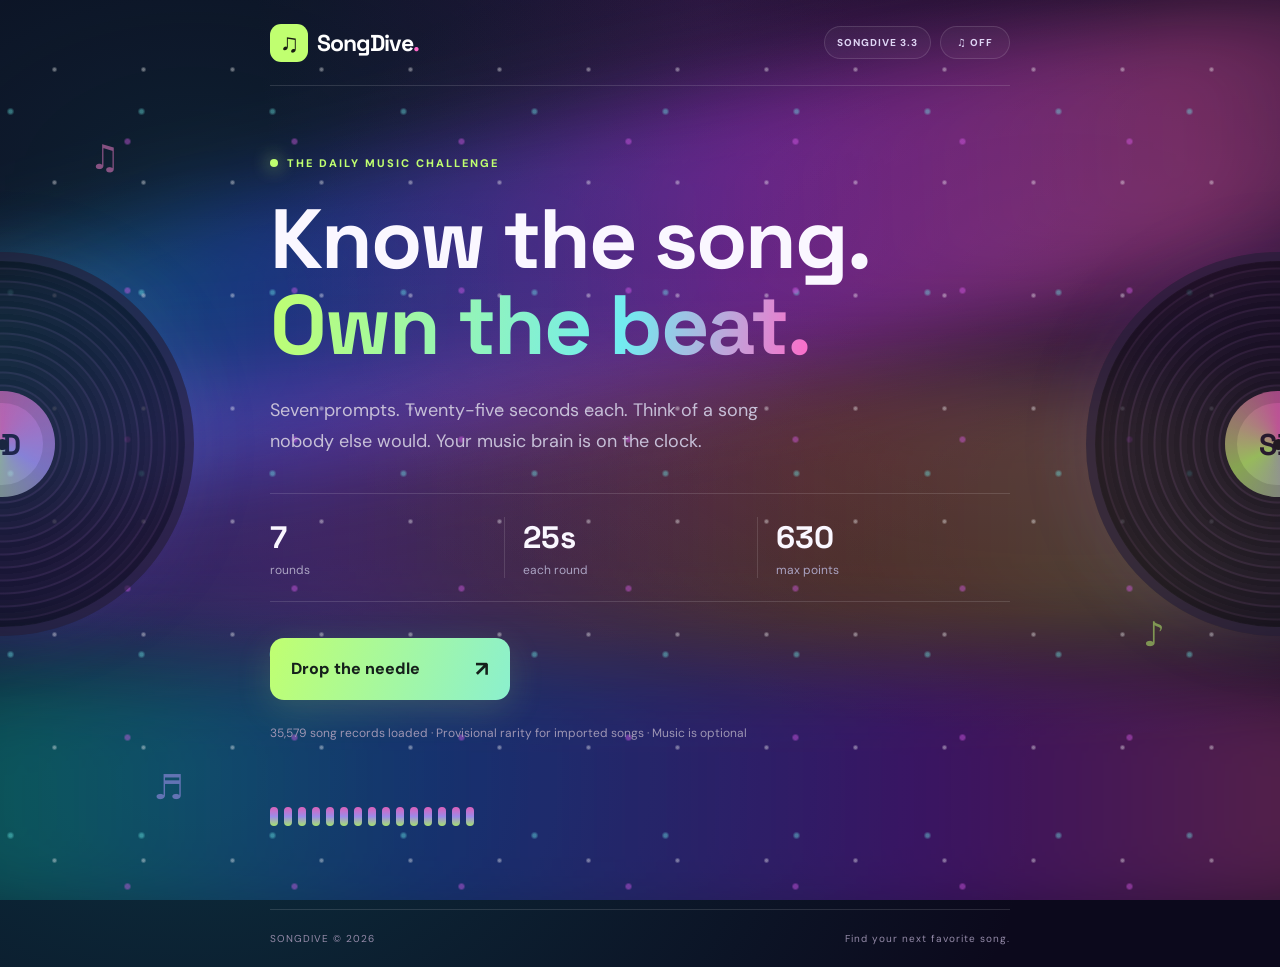
<file: index.html>
<!doctype html>
<html lang="en">
<head>
<meta charset="utf-8"><meta name="viewport" content="width=device-width,initial-scale=1"><meta name="theme-color" content="#0c091c">
<title>SongDive — Daily Seven</title><link rel="stylesheet" href="style.css?v=3.3">
</head>
<body>
<div class="rainbow-atmosphere" aria-hidden="true"><div class="wave wave-one"></div><div class="wave wave-two"></div><div class="wave wave-three"></div><div class="sparkles"></div></div><div class="ambient" aria-hidden="true"><div class="vinyl vinyl-left"><div class="vinyl-label">SD</div><div class="vinyl-fire" aria-hidden="true"></div></div><div class="vinyl vinyl-right"><div class="vinyl-label">SD</div><div class="vinyl-fire" aria-hidden="true"></div></div><span class="floating-note note-one">♫</span><span class="floating-note note-two">♪</span><span class="floating-note note-three">♬</span></div>
<main class="app">
<header class="topbar"><a class="brand" href="#" id="homeLink"><span class="brand-mark">♫</span> SongDive<span class="brand-dot">.</span></a><div class="header-actions"><span class="mode-pill">SONGDIVE 3.3</span><button class="sound-btn" id="soundBtn" type="button" aria-label="Turn background music and sounds on" aria-pressed="false">♫ OFF</button></div></header>
<section class="screen hero" id="intro"><div class="eyebrow"><span class="pulse"></span> THE DAILY MUSIC CHALLENGE</div><h1>Know the song.<br><span>Own the beat.</span></h1><p class="hero-copy">Seven prompts. Twenty-five seconds each. Think of a song nobody else would. Your music brain is on the clock.</p><div class="rules"><div><strong>7</strong><span>rounds</span></div><div><strong>25s</strong><span>each round</span></div><div><strong>630</strong><span>max points</span></div></div><button class="primary-btn" id="startBtn">Drop the needle <span>↗</span></button><p class="fine-print"><span id="catalogStatus">Loading expanded song catalog…</span> · Music is optional</p><div class="equalizer" aria-hidden="true"><i></i><i></i><i></i><i></i><i></i><i></i><i></i><i></i><i></i><i></i><i></i><i></i><i></i><i></i><i></i></div></section>
<section class="screen game hidden" id="game"><div class="game-meta"><span id="roundLabel">ROUND 1 / 7</span><span class="timer" id="timerWrap"><span class="timer-dot"></span><span id="timer">25</span>s</span></div><div class="progress-track"><div id="progressBar"></div></div><div id="questionCard" class="question-card"><p class="prompt-label">🎤 YOUR PROMPT</p><h2 id="promptText"></h2><p class="hint">No suggestions. Just you, your memory, and the music.</p></div><div id="roundCountdown" class="round-countdown hidden" aria-live="off"><span>DIVING IN…</span><strong id="roundCountdownNumber">3</strong><small>THE CLOCK STARTS AFTER 1</small></div><form id="guessForm" autocomplete="off"><label class="search-label" for="songSearch">TYPE A SONG TITLE</label><input id="songSearch" name="guess" type="text" maxlength="110" placeholder="Your answer goes here..." spellcheck="false" autocomplete="off" autocapitalize="off"/><button class="primary-btn submit-btn" id="submitBtn" type="submit">Try this song <span>→</span></button></form><p id="feedback" class="feedback" aria-live="polite"></p><p class="fine-print">Unlimited guesses until the clock runs out. Titles only; artist names are optional.</p></section>
<section class="screen result hidden" id="result" aria-live="polite"><div class="result-icon" id="resultIcon">♫</div><p class="eyebrow centered" id="resultEyebrow">ANSWER LOCKED</p><h2 id="resultTitle"></h2><p class="result-artist" id="resultArtist"></p><div class="score-card" id="scoreCard"><span id="tierLabel">RARE</span><strong><span id="points">65</span><small> PTS</small></strong><p id="resultMessage"></p></div><button class="primary-btn" id="continueBtn">Next round <span>→</span></button></section>
<section class="screen final hidden" id="final"><div class="eyebrow"><span class="pulse"></span> SET COMPLETE</div><p class="final-kicker">YOUR SONGDIVE IDENTITY</p><h2 class="rank-name" id="rankName">Human Jukebox</h2><p class="rank-description" id="rankDescription"></p><div class="final-score"><span id="finalScore">0</span><small> / 630 POINTS</small></div><p id="finalMessage"></p><div class="final-actions"><button class="primary-btn" id="shareBtn">Share my score <span>↗</span></button><button class="secondary-btn" id="restartBtn">Play again</button></div><section class="deep-dive"><div class="deep-head"><div><p class="prompt-label">AFTER THE SHOW</p><h3>The Setlist</h3><p>See your picks and browse every matching song in our <strong>expanded catalog</strong>. No spoilers until you finish.</p></div></div><div class="final-list" id="finalList"></div><div class="explorer"><h3>Explore the answers</h3><label for="roundFilter">Choose a prompt</label><select id="roundFilter"></select><div class="filter-bar" id="tierFilters" aria-label="Filter songs by rarity"><button type="button" data-tier="ALL" class="active">All</button><button type="button" data-tier="COMMON">Common</button><button type="button" data-tier="UNCOMMON">Uncommon</button><button type="button" data-tier="RARE">Rare</button><button type="button" data-tier="ULTRA RARE">Headliner</button></div><label for="answerSearch">Search matching songs</label><input id="answerSearch" type="search" placeholder="Filter the setlist..."/><p class="answer-count" id="answerCount"></p><div id="answerList" class="answer-list"></div></div></section></section>
<footer><span>SONGDIVE © 2026</span><span>Find your next favorite song.</span></footer>
</main><div id="countdownOverlay" class="countdown-overlay hidden" aria-live="polite" aria-hidden="true"><div class="countdown-inner"><span>DIVING IN...</span><strong id="countdownNumber">3</strong><small>GET READY TO DROP THE NEEDLE</small></div></div><div id="celebration" class="celebration" aria-hidden="true"></div><div id="revealOverlay" class="reveal-overlay" aria-hidden="true"><div class="reveal-halo"></div><div class="reveal-content"><span id="revealName"></span><strong id="revealPoints"></strong><small>POINTS</small></div></div><script src="script.js?v=3.3" defer></script>
</body></html>
</file>
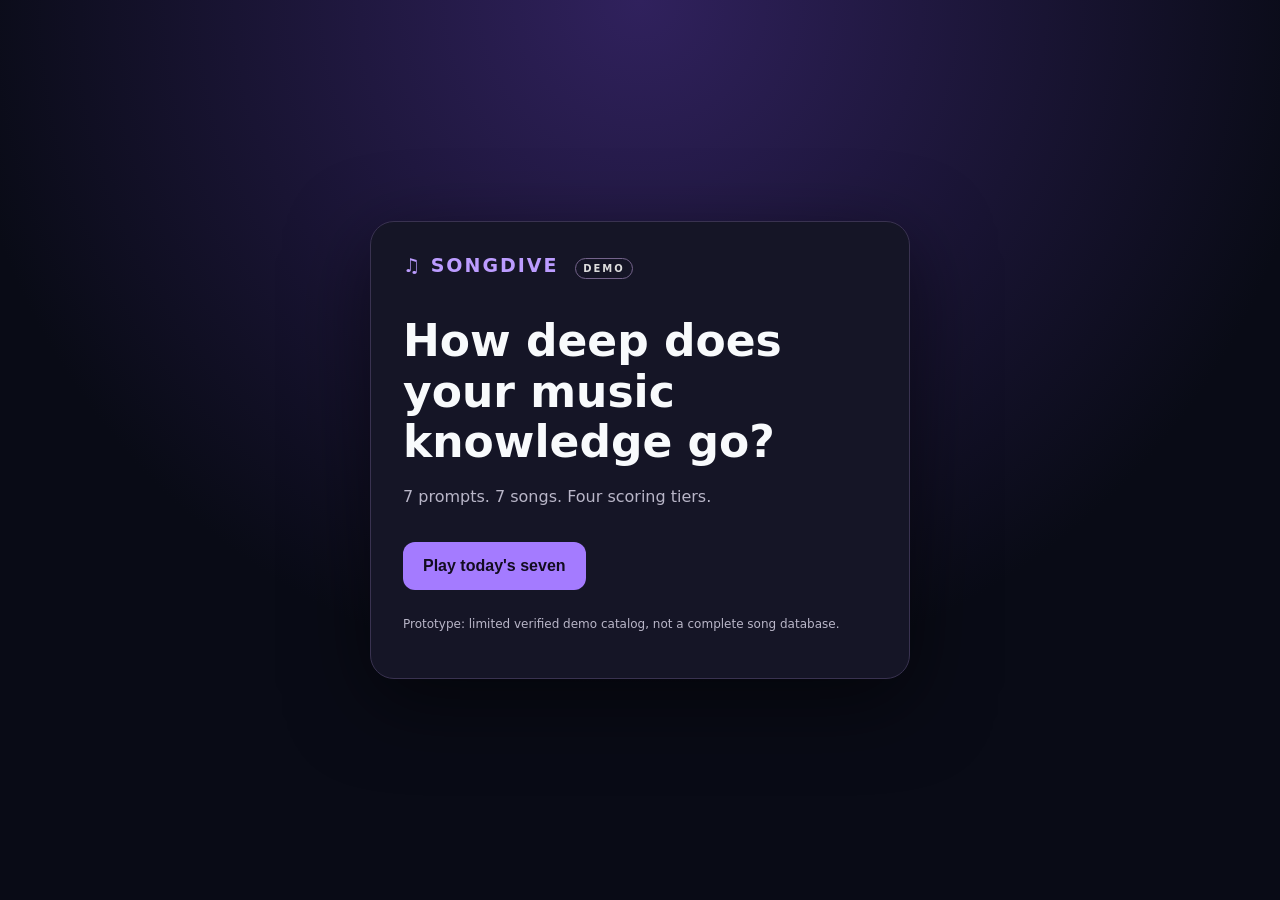
<file: songdive-starter/index.html>
<!doctype html><html lang="en"><head><meta charset="utf-8"><meta name="viewport" content="width=device-width,initial-scale=1"><title>SongDive — Daily Seven</title><link rel="stylesheet" href="style.css"></head><body><main class="card"><div class="brand">♫ SONGDIVE <span>DEMO</span></div><section id="welcome"><h1>How deep does your music knowledge go?</h1><p>7 prompts. 7 songs. Four scoring tiers.</p><button id="start">Play today's seven</button><p class="fine">Prototype: limited verified demo catalog, not a complete song database.</p></section><section id="game" hidden><div class="row"><span id="round"></span><span id="clock"></span><span id="total"></span></div><div class="bar"><div id="progress"></div></div><h2 id="prompt"></h2><label for="search">Search a song</label><input id="search" placeholder="Song title or artist" autocomplete="off"><div id="results" role="listbox"></div><div id="feedback" aria-live="polite"></div><button id="next" hidden>Next round →</button></section><section id="end" hidden><h1>You've finished the dive!</h1><div class="score" id="final"></div><p>Maximum possible: 630 points.</p><button id="share">Copy my score</button><button id="again" class="secondary">Play again (demo)</button></section></main><script src="script.js"></script></body></html>
</file>
<file: style.css>
@import url('https://fonts.googleapis.com/css2?family=DM+Sans:wght@400;500;600;700;800&family=Space+Grotesk:wght@400;500;600;700&display=swap');
:root{color-scheme:dark;--bg:#0c091c;--panel:#19132d;--text:#faf7ff;--muted:#aaa3c2;--line:#ffffff21;--lime:#c0ff70;--pink:#ff69c8;--purple:#b69aff;--common:#bbc3d3;--uncommon:#63f7a1;--rare:#b69aff;--ultra:#ffd46d}*{box-sizing:border-box}html{scroll-behavior:smooth}body{margin:0;min-height:100vh;background:radial-gradient(ellipse at 55% 0%,#50206966,transparent 45%),radial-gradient(ellipse at 15% 80%,#0b6b7560,transparent 55%),var(--bg);color:var(--text);font-family:'DM Sans',system-ui,sans-serif;overflow-x:hidden}button,input,select{font:inherit}button{cursor:pointer}button:focus-visible,input:focus-visible,select:focus-visible{outline:3px solid var(--lime);outline-offset:3px}.app{position:relative;z-index:1;width:min(100% - 40px,740px);min-height:100vh;margin:auto;display:flex;flex-direction:column}.topbar{height:86px;border-bottom:1px solid var(--line);display:flex;align-items:center;justify-content:space-between;gap:12px}.brand{display:flex;align-items:center;gap:9px;color:white;text-decoration:none;font:700 23px 'Space Grotesk',sans-serif;letter-spacing:-1px}.brand-mark{background:var(--lime);color:#171b12;display:grid;place-items:center;border-radius:11px;width:38px;height:38px;font-size:26px}.brand-dot{color:var(--pink);margin-left:-9px}.header-actions{display:flex;align-items:center;gap:9px}.mode-pill,.sound-btn{border:1px solid var(--line);border-radius:99px;color:#ded5f4;padding:9px 12px;font-size:10px;font-weight:800;letter-spacing:1px;background:#ffffff09}.sound-btn{min-width:70px}.screen{flex:1;padding:clamp(38px,8vw,70px) 0 55px}.hidden{display:none!important}.eyebrow,.prompt-label{font-size:11px;font-weight:800;letter-spacing:2px;color:var(--lime);display:flex;align-items:center;gap:9px}.pulse,.timer-dot{display:inline-block;width:8px;height:8px;border-radius:50%;background:var(--lime);box-shadow:0 0 17px var(--lime)}h1,h2,h3{font-family:'Space Grotesk',sans-serif;letter-spacing:-2px}h1{font-size:clamp(51px,10vw,84px);line-height:1.02;margin:27px 0}h1 span{background:linear-gradient(100deg,var(--lime),#71ecf0 65%,var(--pink));color:transparent;background-clip:text}.hero-copy{color:#c6bfd7;max-width:520px;font-size:18px;line-height:1.7}.rules{display:flex;border-block:1px solid var(--line);padding:23px 0;margin:36px 0}.rules div{flex:1;display:flex;flex-direction:column;gap:5px;padding-left:18px;border-right:1px solid var(--line)}.rules div:first-child{padding-left:0}.rules div:last-child{border:0}.rules strong{font:700 31px 'Space Grotesk',sans-serif}.rules span{font-size:12px;color:var(--muted)}.primary-btn,.secondary-btn{border:0;border-radius:14px;padding:17px 21px;font-weight:800;transition:transform .18s,box-shadow .18s}.primary-btn{display:flex;justify-content:space-between;align-items:center;gap:25px;background:linear-gradient(110deg,var(--lime),#8bf0ce);color:#15201b;min-width:240px;box-shadow:0 10px 35px #c0ff7029}.primary-btn:hover,.secondary-btn:hover{transform:translateY(-2px)}.primary-btn:disabled{opacity:.45;cursor:not-allowed;transform:none}.primary-btn span{font-size:21px}.secondary-btn{color:white;background:#ffffff10;border:1px solid var(--line)}.fine-print{font-size:12px;color:#9d95b3;line-height:1.7;margin-top:23px}.equalizer{display:flex;align-items:center;gap:6px;height:75px;margin-top:36px;opacity:.85}.equalizer i{width:8px;height:25%;border-radius:5px;background:linear-gradient(var(--pink),var(--purple),var(--lime));animation:eq 1.2s ease-in-out infinite alternate}.equalizer i:nth-child(3n){animation-delay:-.6s}.equalizer i:nth-child(4n){animation-delay:-.9s}.equalizer i:nth-child(5n){animation-delay:-.3s}@keyframes eq{to{height:85%}}.ambient{position:fixed;inset:0;pointer-events:none;overflow:hidden}.vinyl{position:absolute;top:28%;width:clamp(200px,30vw,440px);aspect-ratio:1;border-radius:50%;background:repeating-radial-gradient(circle,#171325 0 5px,#31233f 6px 7px,#120f20 8px 13px);box-shadow:0 0 80px #a66aff28,inset 0 0 30px #0008;border:9px solid #29203c;display:grid;place-items:center;opacity:.65;animation:spin 14s linear infinite}.vinyl-left{left:calc(50% - 830px)}.vinyl-right{right:calc(50% - 830px);animation-direction:reverse}.vinyl-label{width:29%;aspect-ratio:1;border-radius:50%;display:grid;place-items:center;background:conic-gradient(var(--pink),var(--purple),var(--lime),var(--pink));color:#180d2a;font:800 30px 'Space Grotesk';box-shadow:inset 0 0 0 12px #0002}.vinyl-label:after{content:'';width:11px;height:11px;background:#100c18;border-radius:50%;position:absolute}@keyframes spin{to{transform:rotate(360deg)}}.floating-note{position:absolute;color:#ff86d4;opacity:.5;font-size:34px;animation:float 6s ease-in-out infinite alternate}.note-one{top:15%;left:7%}.note-two{top:68%;right:9%;animation-delay:-2s;color:var(--lime)}.note-three{bottom:10%;left:12%;animation-delay:-4s;color:var(--purple)}@keyframes float{to{transform:translateY(-45px) rotate(16deg);opacity:.15}}.game-meta{display:flex;justify-content:space-between;align-items:center;font-size:12px;letter-spacing:1.5px;font-weight:800;color:#c3b9d9}.timer{font-size:22px;color:white;letter-spacing:0;display:flex;align-items:center;gap:8px}.timer.danger{color:#ff747f;animation:shake .4s infinite alternate}@keyframes shake{to{transform:translateX(2px)}}.progress-track{height:7px;background:#ffffff18;border-radius:9px;overflow:hidden;margin:20px 0 47px}#progressBar{height:100%;width:0;background:linear-gradient(90deg,var(--pink),var(--purple),var(--lime));transition:width .3s}.game h2{font-size:clamp(35px,7vw,55px);line-height:1.15;margin:16px 0}.hint{color:var(--muted);line-height:1.6;margin-bottom:33px}.search-label,.explorer label{display:block;font-size:11px;font-weight:800;letter-spacing:1.3px;color:#c5b9da;margin:15px 0 10px}input,select{width:100%;border-radius:14px;border:1px solid #ffffff35;background:#1c1632;color:white;padding:17px;outline:0}input:focus,select:focus{border-color:var(--purple)}.submit-btn{width:100%;margin-top:16px}.feedback{min-height:48px;padding:12px 0;font-weight:700;color:var(--pink)}.feedback.good{color:var(--lime)}.result{text-align:center}.result-icon{width:90px;height:90px;margin:0 auto 22px;display:grid;place-items:center;border-radius:50%;font-size:48px;background:#ffffff16;box-shadow:0 0 65px #b69aff35}.centered{justify-content:center}.result h2{font-size:clamp(40px,8vw,60px);margin:15px 0 4px}.result-artist{color:var(--muted);font-size:18px}.score-card{--tier-color:var(--common);margin:35px auto;max-width:410px;border:1px solid var(--tier-color);border-radius:22px;padding:30px;background:linear-gradient(145deg,#ffffff0c,#1b142b);box-shadow:0 0 55px color-mix(in srgb,var(--tier-color) 22%,transparent);animation:pop .5s ease-out}.score-card[data-tier="UNCOMMON"]{--tier-color:var(--uncommon)}.score-card[data-tier="RARE"]{--tier-color:var(--rare)}.score-card[data-tier="ULTRA RARE"]{--tier-color:var(--ultra)}.score-card[data-tier="MISS"]{--tier-color:#ff8293}.score-card>span{font-size:13px;font-weight:800;letter-spacing:2px;color:var(--tier-color)}.score-card strong{display:block;font:700 72px 'Space Grotesk',sans-serif;color:var(--tier-color);margin:8px 0}.score-card small{font:700 15px 'DM Sans',sans-serif}.score-card p{color:#d0c9e0;margin:0;font-size:14px}@keyframes pop{from{opacity:.5;transform:scale(.88)}to{opacity:1;transform:scale(1)}}.result .primary-btn{margin:auto}.final-kicker{color:var(--pink);font-size:12px;letter-spacing:2px;font-weight:800;margin-top:32px}.rank-name{font-size:clamp(40px,8vw,64px);line-height:1.1;margin:8px 0;background:linear-gradient(100deg,var(--lime),var(--pink));background-clip:text;color:transparent}.rank-description{color:#e1d4ec;font-size:17px}.final-score{margin:27px 0 12px;padding:20px 0;border-block:1px solid var(--line);display:flex;align-items:baseline;gap:12px}.final-score span{font:700 clamp(64px,12vw,100px) 'Space Grotesk';line-height:1;color:white}.final-score small{color:var(--muted);font-weight:800;letter-spacing:1px}.final>p#finalMessage{color:var(--muted)}.final-actions{display:grid;grid-template-columns:1fr 1fr;gap:12px;margin:25px 0 45px}.final-actions .primary-btn,.final-actions .secondary-btn{width:100%;min-width:0;margin:0}.deep-dive{border-top:1px solid var(--line);padding-top:32px}.deep-dive h3{font-size:30px;margin:8px 0}.deep-head p:last-child{color:var(--muted);line-height:1.6}.final-list{margin:20px 0 40px}.final-row{display:flex;justify-content:space-between;align-items:center;gap:15px;padding:17px 0;border-bottom:1px solid var(--line)}.final-row strong{display:block;font-size:15px}.final-row small{display:block;color:var(--muted);margin-top:6px;line-height:1.5}.final-row b{white-space:nowrap;font-size:20px}.explorer{border:1px solid var(--line);background:#171127c9;padding:24px;border-radius:22px}.explorer h3{margin:0 0 18px}.filter-bar{display:flex;gap:7px;flex-wrap:wrap;margin:16px 0}.filter-bar button{background:#ffffff0d;color:#d6cee7;border:1px solid #ffffff22;border-radius:99px;padding:8px 12px;font-size:11px;font-weight:700}.filter-bar button.active{background:var(--lime);color:#132017}.answer-count{font-size:12px;color:var(--muted)}.answer-row{display:flex;align-items:center;justify-content:space-between;gap:12px;border-top:1px solid var(--line);padding:13px 0}.answer-row strong{font-size:14px}.answer-row small{display:block;color:var(--muted);margin-top:4px}.tier-chip{font-size:10px;font-weight:800;white-space:nowrap;color:var(--common)}.tier-chip[data-tier="UNCOMMON"]{color:var(--uncommon)}.tier-chip[data-tier="RARE"]{color:var(--rare)}.tier-chip[data-tier="ULTRA RARE"]{color:var(--ultra)}.celebration{position:fixed;inset:0;z-index:10;pointer-events:none;overflow:hidden}.particle{position:absolute;top:-30px;width:10px;height:18px;background:var(--pink);animation:fall 1.8s linear forwards}@keyframes fall{to{transform:translateY(110vh) rotate(720deg);opacity:0}}footer{border-top:1px solid var(--line);display:flex;justify-content:space-between;gap:12px;padding:22px 0;color:#958ba9;font-size:10px;letter-spacing:1px}@media(max-width:600px){.app{width:calc(100% - 30px)}.topbar{height:70px}.mode-pill{display:none}.vinyl{opacity:.15}.vinyl-left{left:-165px}.vinyl-right{right:-165px}.floating-note{opacity:.2}.hero-copy{font-size:16px}.final-actions{grid-template-columns:1fr}.final-score{flex-wrap:wrap}.explorer{padding:17px}}@media(prefers-reduced-motion:reduce){*,*:before,*:after{animation:none!important;transition:none!important;scroll-behavior:auto!important}}

/* SongDive 2.1: slowly drifting original rainbow waves, reactive on rare answers. */
.rainbow-atmosphere{position:fixed;inset:0;pointer-events:none;z-index:0;overflow:hidden;background:radial-gradient(ellipse at 15% 20%,#134e5c55,transparent 46%),radial-gradient(ellipse at 83% 32%,#842f7950,transparent 52%)}
.wave{position:absolute;left:-30vw;width:160vw;height:32vh;border-radius:45%;filter:blur(40px);opacity:.38;mix-blend-mode:screen;transform-origin:center;will-change:transform;animation:wave-drift 24s ease-in-out infinite alternate}
.wave-one{top:12%;background:linear-gradient(100deg,transparent 2%,#13ded0 15%,#244cff 31%,#bd30ff 55%,#ff5ab7 77%,transparent 98%);transform:rotate(-12deg);animation-duration:27s}
.wave-two{top:41%;background:linear-gradient(90deg,transparent,#7427fc 15%,#e22aff 35%,#fa8c2a 59%,#ffec5d 75%,transparent);animation-duration:33s;animation-delay:-13s;opacity:.24}
.wave-three{top:73%;background:linear-gradient(90deg,transparent,#0bc9b5 19%,#2d53fa 40%,#a624ff 64%,#ff58b7 82%,transparent);animation-duration:30s;animation-delay:-8s;opacity:.3}
@keyframes wave-drift{0%{transform:translate(-5vw,-3vh) rotate(-12deg) scaleY(.75)}50%{transform:translate(5vw,5vh) rotate(5deg) scaleY(1.1)}100%{transform:translate(-3vw,-6vh) rotate(-6deg) scaleY(.8)}}
.sparkles{position:absolute;inset:0;opacity:.65;background-image:radial-gradient(circle,#fff9 1px,transparent 3px),radial-gradient(circle,#ed65ff99 2px,transparent 4px),radial-gradient(circle,#76fff899 1.5px,transparent 4px);background-size:89px 113px,167px 149px,131px 181px;background-position:10px 13px,44px 67px,76px 21px;animation:sparkle-drift 36s linear infinite}
@keyframes sparkle-drift{to{background-position:100px -100px,180px -82px,207px -160px}}
.screen{position:relative;z-index:2}
.game,.result,.final{background:linear-gradient(135deg,#100b22d9,#1c1031d9);border:1px solid #ffffff1f;border-radius:26px;backdrop-filter:blur(15px);-webkit-backdrop-filter:blur(15px);padding-left:clamp(18px,5vw,40px);padding-right:clamp(18px,5vw,40px);margin-top:24px;margin-bottom:24px;box-shadow:0 15px 65px #08041555}
body.surge .wave{animation-duration:2s;opacity:.75;filter:blur(26px)}body.surge-ultra .wave{opacity:1;filter:blur(17px)}body.surge .sparkles{animation-duration:3s;opacity:1}body.surge .vinyl{animation-duration:1.5s}body.surge-ultra .vinyl{filter:drop-shadow(0 0 35px #ffdd64)}
.particle{top:45%;border-radius:3px;box-shadow:0 0 12px currentColor;animation:burst-out 1.8s cubic-bezier(.15,.65,.3,1) forwards}
@keyframes burst-out{0%{opacity:0;transform:translate(0,0) scale(.3) rotate(0)}10%{opacity:1}75%{opacity:1}100%{opacity:0;transform:translate(var(--dx),var(--dy)) scale(.75) rotate(var(--spin))}}
body.surge-ultra .score-card{box-shadow:0 0 55px #ffd46d88,0 0 120px #a05eff66;animation:ultra-score .75s ease-out both}
@keyframes ultra-score{from{transform:scale(.82);filter:brightness(2.2)}to{transform:scale(1);filter:brightness(1)}}
body.music-on .equalizer i{animation-play-state:running}
@media(max-width:600px){.wave{width:220vw;left:-60vw;filter:blur(45px)}.game,.result,.final{margin-top:14px;padding-top:30px}}
@media(prefers-reduced-motion:reduce){.wave,.sparkles,.particle{animation:none!important}.wave{opacity:.18}body.surge .wave{opacity:.18}}

/* SongDive 2.2 — four truly distinct cinematic celebrations. */
/* Ambient changes ease back slowly; no short-lived surge class or instant reset. */
.rainbow-atmosphere,.wave,.sparkles,.vinyl{transition:filter 3.1s ease,opacity 3.1s ease,transform 3.1s ease}
body.celebrate-common .wave{filter:blur(37px) brightness(1.1)}
body.celebrate-uncommon .wave{filter:blur(26px) saturate(1.55) brightness(1.35);opacity:.7}
body.celebrate-rare .wave{filter:blur(20px) hue-rotate(35deg) saturate(1.7) brightness(1.55);opacity:.8}
body.celebrate-headliner .wave{filter:blur(15px) saturate(2) brightness(1.8);opacity:.94}
body.celebrate-headliner .vinyl{filter:drop-shadow(0 0 40px #ffd768)}
/* The effect layer itself never cuts out: each particle has a fade-out tail. */
.celebration{z-index:8;isolation:isolate}
.celebration:before,.celebration:after{content:'';position:absolute;inset:0;pointer-events:none;opacity:0}
.effect-common:before{background:radial-gradient(circle at 50% 46%,#dce6ff3c,transparent 42%);animation:fx-ambient 2.8s ease-out both}
.effect-uncommon:before{background:radial-gradient(ellipse at 50% 40%,#4dff8d55,transparent 55%);animation:fx-ambient 3.8s ease-out both}
.effect-rare:before{background:radial-gradient(circle at 50% 47%,#9a63ffb0,transparent 5%,#4b1f9c44 30%,transparent 70%);animation:fx-ambient 5s ease-out both}
.effect-rare:after{inset:50% auto auto 50%;width:30vmin;height:30vmin;border:3px solid #d9c1ff;border-radius:50%;box-shadow:0 0 70px #b489ff,0 0 100px #6f39fa;animation:fx-ring 4.5s cubic-bezier(.1,.55,.3,1) both}
.effect-headliner:before{background:radial-gradient(circle at 50% 45%,#fff5ba 0%,#ffbd3e99 10%,#f5a32933 28%,transparent 65%);animation:fx-supernova 6.1s ease-out both}
.effect-headliner:after{inset:50% auto auto 50%;width:30vmin;height:30vmin;border:7px solid #fff4b8;border-radius:50%;box-shadow:0 0 75px #ffdf67,0 0 130px #ffc246;animation:fx-ring 5.8s cubic-bezier(.1,.55,.3,1) both}
.fx-piece{position:absolute;display:block;pointer-events:none;width:var(--size);height:var(--size);box-shadow:0 0 13px currentColor;animation-delay:var(--delay)!important;animation-duration:var(--life)!important;animation-fill-mode:both!important}
.fx-common{border-radius:50%;animation:fx-spark ease-out}
.fx-uncommon{border-radius:2px;height:calc(var(--size) * 1.6);animation:fx-confetti cubic-bezier(.18,.35,.32,1)}
.fx-rare{border-radius:50%;box-shadow:0 0 17px 4px #bc8cff99;animation:fx-cosmic ease-out}
.fx-headliner{border-radius:2px;box-shadow:0 0 15px 3px #ffd45b88;animation:fx-superburst cubic-bezier(.1,.55,.32,1)}
@keyframes fx-spark{0%{opacity:0;transform:translate(0,0) scale(.2)}18%{opacity:.85}75%{opacity:.55}100%{opacity:0;transform:translate(var(--dx),var(--dy)) scale(.15)}}
@keyframes fx-confetti{0%{opacity:0;transform:translate(0,0) rotate(0) scale(.6)}10%{opacity:1}68%{opacity:1}100%{opacity:0;transform:translate(var(--dx),var(--dy)) rotate(var(--turn)) scale(.8)}}
@keyframes fx-cosmic{0%{opacity:0;transform:translate(0,0) scale(.1)}15%{opacity:1}52%{opacity:.95}100%{opacity:0;transform:translate(var(--dx),var(--dy)) scale(.05)}}
@keyframes fx-superburst{0%{opacity:0;transform:translate(0,0) scale(.1) rotate(0)}10%{opacity:1}45%{opacity:1}100%{opacity:0;transform:translate(var(--dx),var(--dy)) scale(.15) rotate(var(--turn))}}
@keyframes fx-ambient{0%{opacity:0}15%{opacity:1}45%{opacity:.75}100%{opacity:0}}
@keyframes fx-supernova{0%{opacity:0;filter:brightness(.4)}12%{opacity:1;filter:brightness(1.9)}34%{opacity:.88;filter:brightness(1)}100%{opacity:0;filter:brightness(.5)}}
@keyframes fx-ring{0%{opacity:0;transform:translate(-50%,-50%) scale(.05)}15%{opacity:1}55%{opacity:.65}100%{opacity:0;transform:translate(-50%,-50%) scale(7)}}
/* Big +90 lives above the light effects and gracefully settles into the card. */
.reveal-overlay{position:fixed;inset:0;z-index:11;pointer-events:none;display:grid;place-items:center;opacity:0}
.reveal-active{animation:reveal-overlay 4.5s ease-in-out both}
.reveal-halo{position:absolute;width:min(80vw,540px);aspect-ratio:1;border-radius:50%;background:radial-gradient(circle,#ffec9a66,transparent 65%);filter:blur(28px);animation:reveal-halo 4.5s ease-out both}
.reveal-content{display:flex;flex-direction:column;align-items:center;text-align:center;filter:drop-shadow(0 0 32px #ffce5e);animation:reveal-score 4.5s cubic-bezier(.18,.7,.2,1) both}
.reveal-content span{font-size:clamp(20px,5vw,36px);letter-spacing:.25em;font-weight:900;color:#fff1ae}
.reveal-content strong{font:900 clamp(95px,23vw,220px) 'Space Grotesk',sans-serif;line-height:1;color:#ffe073}
.reveal-content small{font-weight:900;letter-spacing:.5em;color:white}
@keyframes reveal-overlay{0%,8%{opacity:0}17%,58%{opacity:1}100%{opacity:0}}
@keyframes reveal-halo{0%{transform:scale(.2);opacity:0}20%{transform:scale(1.15);opacity:1}100%{transform:scale(1.7);opacity:0}}
@keyframes reveal-score{0%{transform:scale(2);opacity:0}20%{transform:scale(1);opacity:1}60%{transform:scale(1);opacity:1}100%{transform:scale(.32) translateY(150px);opacity:0}}
@media(prefers-reduced-motion:reduce){.fx-piece,.celebration:before,.celebration:after,.reveal-overlay,.reveal-halo,.reveal-content{animation:none!important;display:none!important}.wave,.vinyl{transition:none!important}}

/* SongDive 2.3 — full-viewport ripples, slow atmospheric recovery, round countdown. */
.countdown-overlay{position:fixed;inset:0;z-index:30;display:grid;place-items:center;pointer-events:none;background:radial-gradient(circle at 50% 50%,#39245edb,#090617f5 75%);backdrop-filter:blur(12px);-webkit-backdrop-filter:blur(12px)}
.countdown-inner{display:flex;align-items:center;flex-direction:column;gap:12px;text-align:center;color:white}.countdown-inner span{font:800 clamp(25px,7vw,60px) 'Space Grotesk',sans-serif;letter-spacing:.08em;background:linear-gradient(90deg,#baff77,#85e8ff,#ff8fd5);color:transparent;background-clip:text}.countdown-inner strong{font:900 clamp(110px,28vw,230px) 'Space Grotesk',sans-serif;line-height:1;color:#fff;text-shadow:0 0 45px #b997ff}.countdown-inner small{font-weight:800;letter-spacing:.2em;color:#cfc2ea}.count-pop{animation:count-pop .78s cubic-bezier(.18,.8,.2,1) both}@keyframes count-pop{from{opacity:0;transform:scale(.48) translateY(30px)}35%{opacity:1}to{opacity:1;transform:scale(1)}}
.prompt-emerge{animation:prompt-emerge 1.2s cubic-bezier(.18,.85,.2,1) both;transform-origin:center center}@keyframes prompt-emerge{from{opacity:0;transform:scale(.65) translateY(22px);filter:blur(12px)}to{opacity:1;transform:scale(1) translateY(0);filter:blur(0)}}
/* Force the rare ring to travel beyond viewport edges, not remain a purple orb. */
.effect-rare:after,.effect-headliner:after{width:24vmin;height:24vmin;box-sizing:border-box;will-change:transform}
.effect-rare:after{animation:fx-ripple-wide 6.7s cubic-bezier(.12,.55,.23,1) both;border-width:5px;box-shadow:0 0 90px 14px #ac8aff,0 0 180px 50px #7432ff77}
.effect-headliner:after{animation:fx-ripple-wide 8.2s cubic-bezier(.12,.55,.23,1) both;border-width:10px;box-shadow:0 0 110px 30px #ffe07a,0 0 230px 65px #ffa82799}
@keyframes fx-ripple-wide{0%{opacity:0;transform:translate(-50%,-50%) scale(.08)}9%{opacity:1}35%{opacity:.92}65%{opacity:.55}100%{opacity:0;transform:translate(-50%,-50%) scale(17)}}
.effect-rare:before{background:radial-gradient(circle at 50% 48%,#9b65ff77 0%,#7033db3d 24%,transparent 72%);animation-duration:6.7s}
.effect-headliner:before{background:radial-gradient(circle at 50% 48%,#fff9d9 0%,#ffcb5888 15%,#e58b3d38 45%,transparent 75%);animation-duration:8.2s}
/* A secondary expanding ripple gives Headliner an unmistakable full-screen shockwave. */
.effect-headliner{background:radial-gradient(circle at 50% 50%,#ffc64e1c,transparent 75%)}
.effect-dissolving{transition:opacity 2.5s ease;opacity:0}
.rainbow-atmosphere,.wave,.sparkles,.vinyl{transition:filter 5.5s ease,opacity 5.5s ease,transform 5.5s ease}
.reveal-active,.reveal-active .reveal-halo,.reveal-active .reveal-content{animation-duration:6.5s}
@media(prefers-reduced-motion:reduce){.count-pop,.prompt-emerge{animation:none!important}.effect-rare:after,.effect-headliner:after{animation:none!important}}

/* SongDive 2.4 — visible, guaranteed countdown and emerging question. */
.countdown-overlay:not(.hidden){display:grid!important;visibility:visible;opacity:1}
.prompt-waiting{opacity:0;transform:translateY(24px) scale(.62);filter:blur(10px)}
.prompt-emerge{animation:prompt-emerge-24 1.45s cubic-bezier(.16,.8,.2,1) both}
@keyframes prompt-emerge-24{0%{opacity:0;transform:translateY(24px) scale(.62);filter:blur(10px)}70%{opacity:1;filter:blur(0)}100%{opacity:1;transform:translateY(0) scale(1);filter:blur(0)}}
/* Dedicated ripple elements: no pseudo-element reuse or animation restart ambiguity. */
.cinema-ring{position:absolute;left:50%;top:50%;width:22vmin;height:22vmin;border-radius:50%;pointer-events:none;transform:translate(-50%,-50%) scale(.05);opacity:0;animation:cinema-ripple 6.8s cubic-bezier(.12,.55,.23,1) var(--ring-delay,0s) both;will-change:transform,opacity}
.cinema-rare{border:5px solid #e5d2ff;box-shadow:0 0 75px 16px #ac8aff,0 0 170px 42px #7432ff99}
.cinema-headliner{border:9px solid #fff1ae;box-shadow:0 0 110px 30px #ffe07a,0 0 220px 60px #ffa827aa;animation-duration:8.2s}
@keyframes cinema-ripple{0%{opacity:0;transform:translate(-50%,-50%) scale(.05)}9%{opacity:.96}40%{opacity:.88}72%{opacity:.44}100%{opacity:0;transform:translate(-50%,-50%) scale(20)}}
/* Retire the older pseudo-ring, retaining its beautiful ambient glow. */
.effect-rare:after,.effect-headliner:after{content:none!important}
.effect-dissolving{transition:opacity 3s ease;opacity:0}
@media(prefers-reduced-motion:reduce){.cinema-ring,.prompt-emerge{animation:none!important}.prompt-waiting{opacity:1;transform:none;filter:none}}

/* SongDive 2.5 — question stays visible throughout the 3–2–1. */
.question-card{border:1px solid #bba0ff45;background:linear-gradient(145deg,#34224e8c,#18132d66);padding:clamp(16px,4vw,28px);border-radius:22px;transform-origin:center center;will-change:transform,opacity,filter}
.question-card .hint{margin-bottom:0}
.question-arriving{animation:question-grow-25 3.05s cubic-bezier(.2,.75,.18,1) both}
.question-ready{transform:scale(1);opacity:1;filter:none}
@keyframes question-grow-25{0%{transform:scale(.72) translateY(22px);opacity:.35;filter:blur(8px)}24%{opacity:.95;filter:blur(1px)}100%{transform:scale(1);opacity:1;filter:blur(0)}}
.round-countdown{display:flex;flex-direction:column;align-items:center;justify-content:center;gap:2px;text-align:center;min-height:145px;margin:8px auto 12px}
.round-countdown span{font:800 14px 'Space Grotesk',sans-serif;letter-spacing:.26em;color:var(--lime)}
.round-countdown strong{font:900 clamp(54px,10vw,84px) 'Space Grotesk',sans-serif;line-height:1.15;color:white;text-shadow:0 0 28px #c59aff}
.round-countdown small{font-size:10px;letter-spacing:.17em;font-weight:800;color:#b9add2}
/* No separate opaque overlay hiding the question. */
#countdownOverlay{display:none!important}
/* Vinyl fire: colored corona and sparks are attached to BOTH records. */
.vinyl{overflow:visible;isolation:isolate}
.vinyl-fire{position:absolute;inset:-12%;border-radius:50%;pointer-events:none;z-index:-1;opacity:0;transition:opacity 2.8s ease,filter 2.8s ease}
.vinyl-fire:before{content:'';position:absolute;inset:8%;border-radius:50%;border:7px solid var(--flame-color,#d6dce9);box-shadow:0 0 18px 8px var(--flame-glow,#d6dce955),0 0 55px 16px var(--flame-glow,#d6dce955),inset 0 0 24px var(--flame-color,#d6dce9);animation:record-fire 1s ease-in-out infinite alternate}
body.celebrate-common{--flame-color:#c9d2e0;--flame-glow:#c9d2e066}
body.celebrate-uncommon{--flame-color:#65ff9d;--flame-glow:#65ff9d99}
body.celebrate-rare{--flame-color:#c091ff;--flame-glow:#9d56ffb0}
body.celebrate-headliner{--flame-color:#ffe17a;--flame-glow:#ffad3ec9}
body[class*="celebrate-"] .vinyl-fire{opacity:1;filter:brightness(1.25)}
body.celebrate-headliner .vinyl-fire:before{border-width:12px;box-shadow:0 0 30px 15px #ffe17a,0 0 95px 32px #ffab44b3,inset 0 0 35px #ffe17a}
body.celebrate-rare .vinyl-fire:before{border-width:9px}
.vinyl-spark{position:absolute;width:6px;height:13px;border-radius:50% 50% 30% 30%;box-shadow:0 0 13px 3px currentColor;opacity:0;animation:vinyl-spark-fly var(--spark-life,1.4s) ease-out var(--spark-delay,0s) 3 both;transform:translate(-50%,-50%)}
@keyframes record-fire{from{transform:scale(.97);filter:brightness(.85)}to{transform:scale(1.07);filter:brightness(1.5)}}
@keyframes vinyl-spark-fly{0%{opacity:0;transform:translate(-50%,-50%) scale(.3)}20%{opacity:1}100%{opacity:0;transform:translate(calc(-50% + var(--sx)),calc(-50% + var(--sy))) scale(.1)}}
/* Make the records noticeable on narrow screens, without covering the game. */
@media(max-width:600px){.vinyl{opacity:.42;width:220px;top:24%}.vinyl-left{left:-170px}.vinyl-right{right:-170px}.question-card{padding:18px}.round-countdown{min-height:125px}}
@media(prefers-reduced-motion:reduce){.question-arriving,.vinyl-spark,.vinyl-fire:before{animation:none!important}.question-arriving{transform:none;opacity:1;filter:none}.vinyl-fire{opacity:0!important}}

/* SongDive 2.6: subtle inline correction, no timer interruption. */
#feedback.good{color:#c0ff70;text-shadow:0 0 18px #8bff7033;}

/* SongDive 3.0: keep the 2.5 vinyl and rarity effects intact. */
</file>
<file: songdive-starter/style.css>
:root{font-family:Inter,system-ui,sans-serif;color:#f8fafc;background:#090b16}*{box-sizing:border-box}body{margin:0;min-height:100vh;display:grid;place-items:center;background:radial-gradient(circle at 50% 0%,#30215d,#090b16 62%);padding:20px}.card{width:min(100%,540px);padding:32px;border:1px solid #393250;border-radius:24px;background:#151526;box-shadow:0 22px 80px #0008}.brand{font-size:19px;font-weight:900;letter-spacing:2px;color:#bc9cff}.brand span{font-size:10px;border:1px solid #74638b;border-radius:12px;padding:4px 7px;margin-left:8px;color:#ddd}h1{font-size:clamp(30px,6vw,44px);line-height:1.15;margin:40px 0 16px}h2{font-size:27px;margin:36px 0}p{color:#b9b6c8;line-height:1.6}button{background:#a47bff;border:0;color:#120c20;padding:15px 20px;border-radius:12px;font-size:16px;font-weight:800;cursor:pointer;margin-top:16px}button:hover{background:#bca1ff}.secondary{background:#2e2941;color:white;margin-left:8px}.fine{font-size:12px;margin-top:25px}.row{display:flex;justify-content:space-between;gap:10px;margin-top:30px;font-size:13px;color:#d2c3ed}.bar{height:7px;background:#302b40;border-radius:10px;margin-top:14px;overflow:hidden}#progress{height:100%;width:0;background:#b18bff;transition:width .3s}label{display:block;font-size:13px;margin-bottom:10px;color:#c6bdd8}input{width:100%;padding:15px;border-radius:12px;border:1px solid #5d5374;background:#211e30;color:white;font-size:16px;outline:none}input:focus{border-color:#b18bff}#results{max-height:230px;overflow:auto;margin-top:8px}#results button{display:block;width:100%;margin:4px 0;text-align:left;background:#262139;color:white;font-size:14px;padding:12px}#results button:hover{background:#40335f}#feedback{margin-top:20px;line-height:1.5;font-weight:700}.score{font-size:60px;font-weight:900;color:#bba0ff}
</file>
